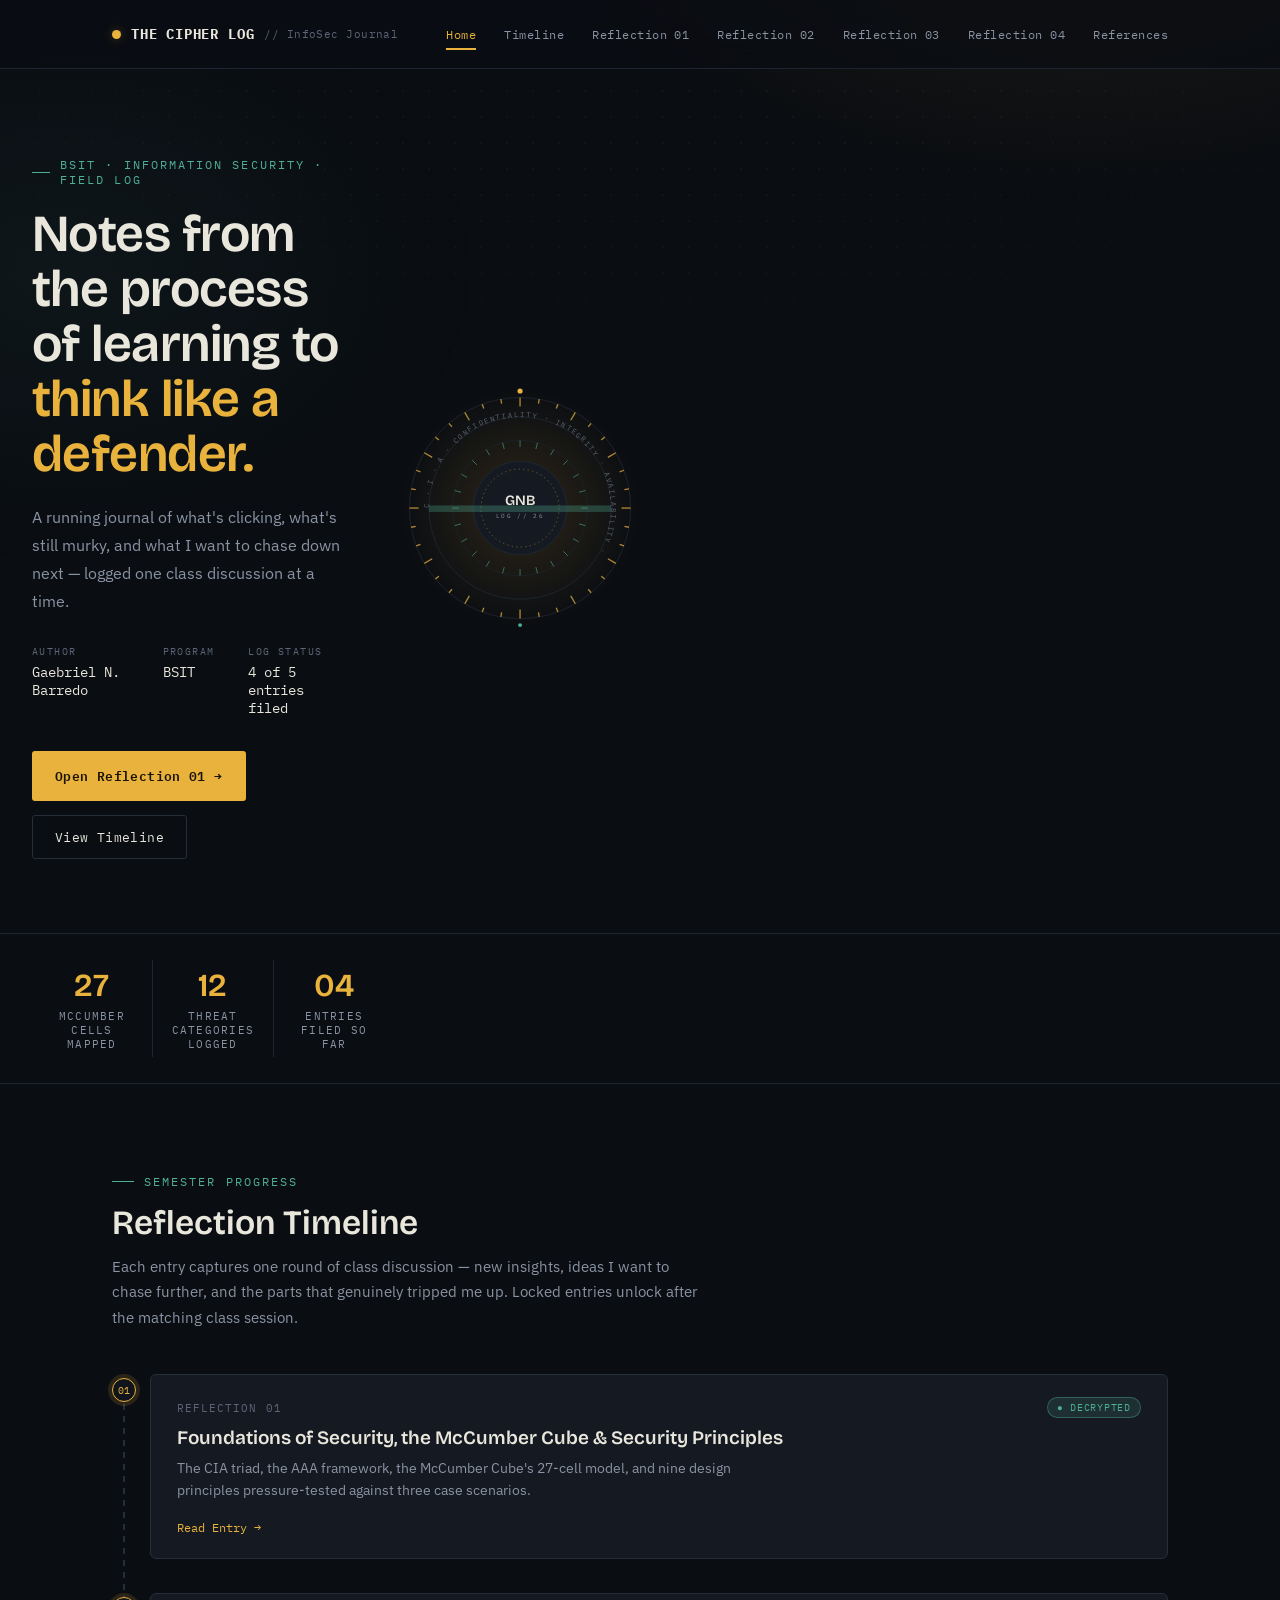
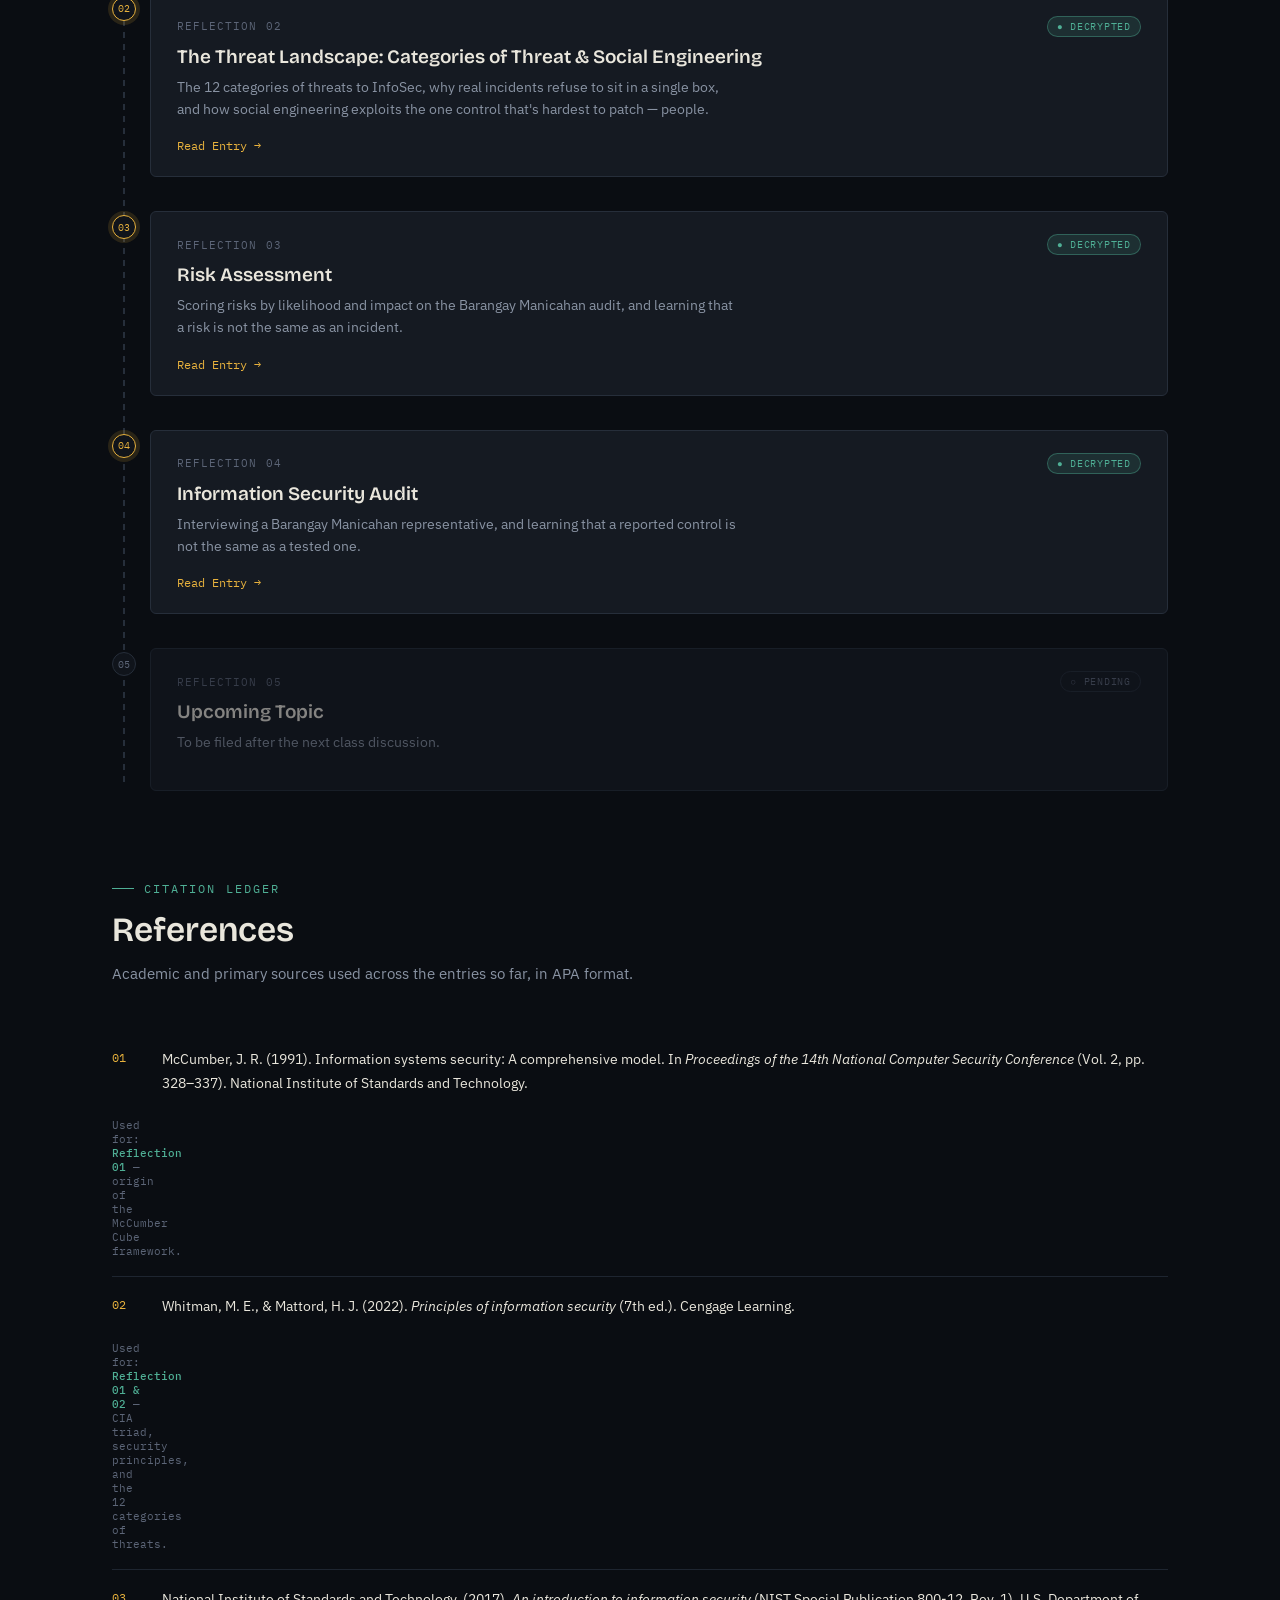
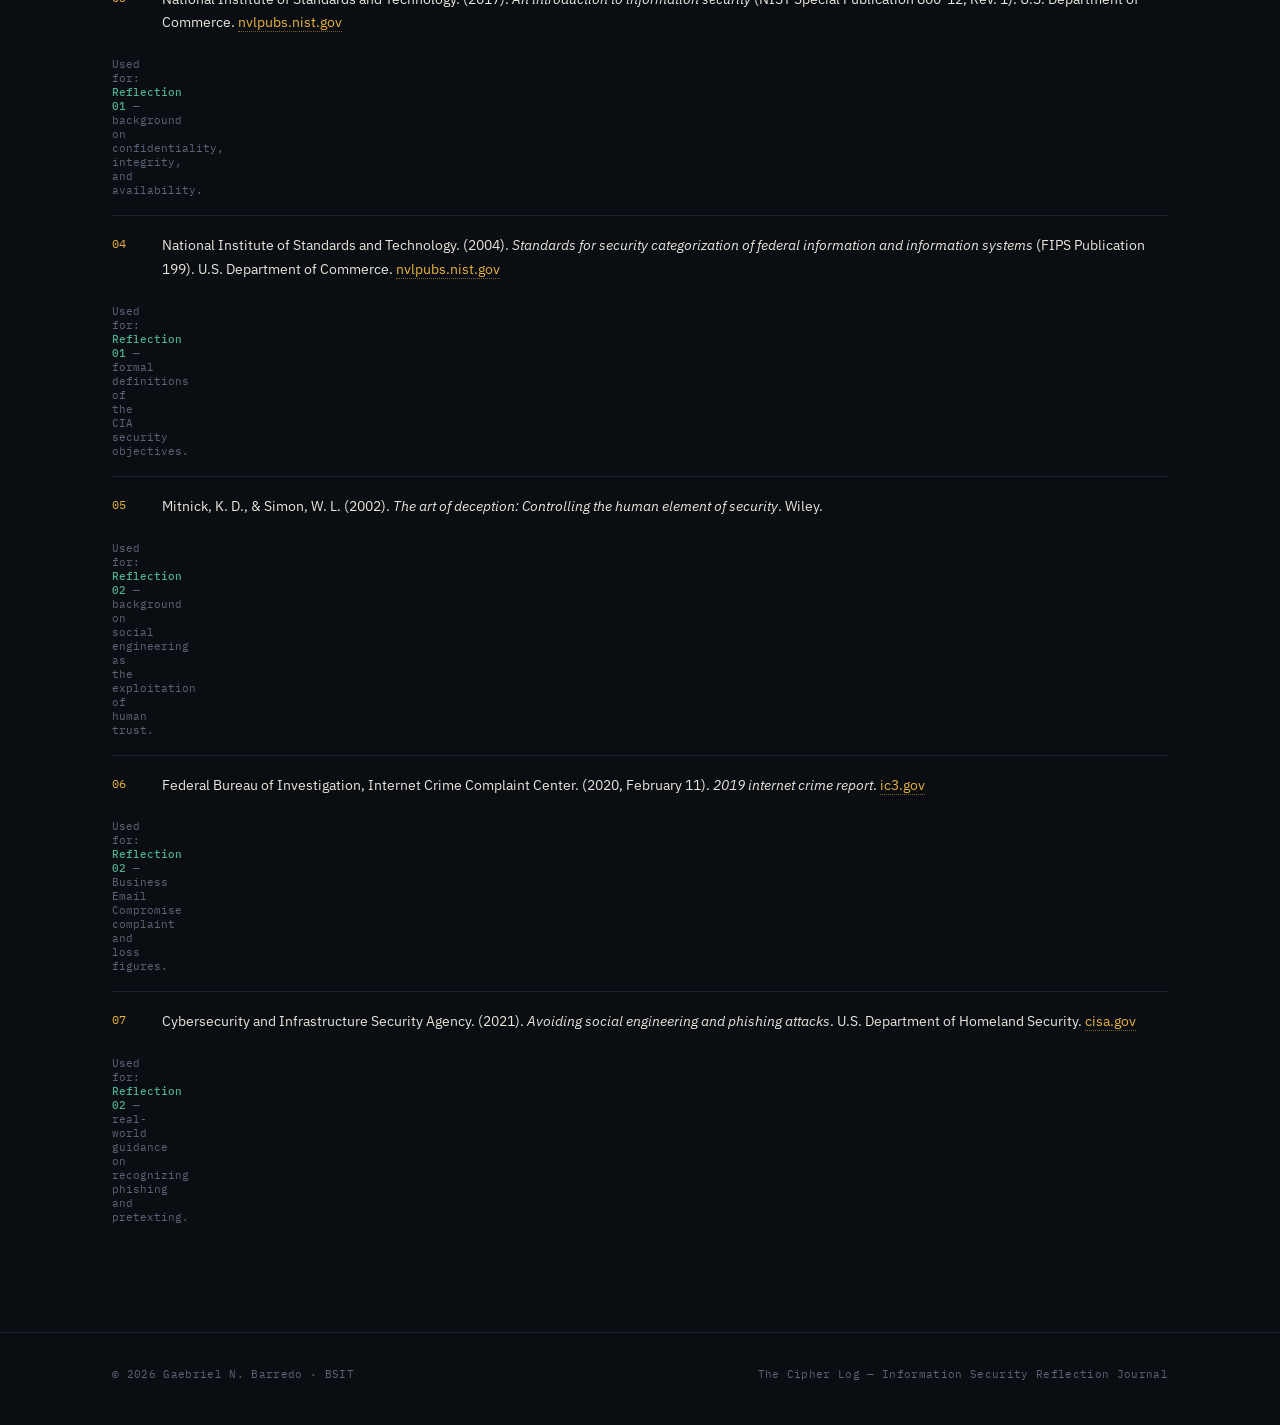
<file: index.html>
<!DOCTYPE html>
<html lang="en">
<head>
<meta charset="UTF-8">
<meta name="viewport" content="width=device-width, initial-scale=1.0">
<title>The Cipher Log — Gaebriel N. Barredo</title>
<meta name="description" content="Information Security reflection journal by Gaebriel N. Barredo, BSIT.">
<link rel="preconnect" href="https://fonts.googleapis.com">
<link href="https://fonts.googleapis.com/css2?family=Bricolage+Grotesque:opsz,wght@12..96,400;12..96,500;12..96,600;12..96,700&family=IBM+Plex+Mono:wght@400;500;600&family=IBM+Plex+Sans:wght@400;500;600&display=swap" rel="stylesheet">
<link rel="stylesheet" href="style.css">
</head>
<body>

<nav class="topnav">
  <div class="wrap">
    <a class="brand" href="index.html">
      <span class="dot"></span>
      <b>THE CIPHER LOG</b>
      <span>// InfoSec Journal</span>
    </a>
    <div class="navlinks">
      <a href="index.html" class="on">Home</a>
      <a href="#timeline">Timeline</a>
      <a href="reflection-1.html">Reflection 01</a>
      <a href="reflection-2.html">Reflection 02</a>
      <a href="reflection-3.html">Reflection 03</a>
      <a href="reflection-4.html">Reflection 04</a>
      <a href="#references">References</a>
    </div>
  </div>
</nav>

<header class="hero">
  <div class="wrap" style="display:grid; grid-template-columns:1.1fr .9fr; gap:40px; align-items:center; width:100%;">
    <div>
      <div class="kicker">BSIT · Information Security · Field Log</div>
      <h1>Notes from the process of learning to <em>think like a defender.</em></h1>
      <p class="lede">A running journal of what's clicking, what's still murky, and what I want to chase down next — logged one class discussion at a time.</p>

      <div class="idrow">
        <div>
          <div class="k">Author</div>
          <div class="v">Gaebriel N. Barredo</div>
        </div>
        <div>
          <div class="k">Program</div>
          <div class="v">BSIT</div>
        </div>
        <div>
          <div class="k">Log Status</div>
          <div class="v">4 of 5 entries filed</div>
        </div>
      </div>

      <div class="cta-row">
        <a class="btn primary" href="reflection-1.html">Open Reflection 01 →</a>
        <a class="btn ghost" href="#timeline">View Timeline</a>
      </div>
    </div>

    <div class="wheel-holder">
      <svg viewBox="0 0 400 400" xmlns="http://www.w3.org/2000/svg">
        <defs>
          <radialGradient id="glow" cx="50%" cy="50%" r="50%">
            <stop offset="0%" stop-color="#E8B23D" stop-opacity="0.16"/>
            <stop offset="100%" stop-color="#E8B23D" stop-opacity="0"/>
          </radialGradient>
          <clipPath id="clipcircle"><circle cx="200" cy="200" r="150"/></clipPath>
        </defs>

        <circle cx="200" cy="200" r="190" fill="url(#glow)"/>

        <!-- outer tick ring, rotates -->
        <g class="ring-outer">
          <circle cx="200" cy="200" r="170" fill="none" stroke="#262E3A" stroke-width="1"/>
          <g stroke="#E8B23D" stroke-width="2" opacity="0.75">
            <!-- 36 ticks -->
            <g id="ticks"></g>
          </g>
          <circle cx="200" cy="20" r="4" fill="#E8B23D"/>
          <circle cx="200" cy="380" r="3" fill="#4FAF95"/>
        </g>

        <!-- middle static ring with letters -->
        <circle cx="200" cy="200" r="140" fill="none" stroke="#262E3A" stroke-width="1"/>
        <text fill="#5C6577" font-family="IBM Plex Mono, monospace" font-size="11" letter-spacing="3">
          <textPath href="#circlePath" startOffset="0%">C · I · A · CONFIDENTIALITY · INTEGRITY · AVAILABILITY ·</textPath>
        </text>
        <path id="circlePath" d="M 200,200 m -140,0 a 140,140 0 1,1 280,0 a 140,140 0 1,1 -280,0" fill="none"/>

        <!-- inner ring, counter-rotates, ticks -->
        <g class="ring-inner-ticks">
          <circle cx="200" cy="200" r="104" fill="none" stroke="#1E2530" stroke-width="1"/>
          <g id="ticks2" stroke="#4FAF95" stroke-width="1.5" opacity="0.6"></g>
        </g>

        <!-- core -->
        <circle cx="200" cy="200" r="72" fill="#151A22" stroke="#262E3A" stroke-width="1"/>
        <circle cx="200" cy="200" r="60" fill="none" stroke="#E8B23D" stroke-width="1" stroke-dasharray="2 5" opacity="0.6"/>
        <text x="200" y="196" text-anchor="middle" fill="#E9E6DC" font-family="Bricolage Grotesque, sans-serif" font-size="22" font-weight="600">GNB</text>
        <text x="200" y="215" text-anchor="middle" fill="#8993A3" font-family="IBM Plex Mono, monospace" font-size="9" letter-spacing="2">LOG // 26</text>

        <!-- scan line -->
        <g clip-path="url(#clipcircle)">
          <rect class="scan" x="60" y="196" width="280" height="10" fill="#4FAF95" opacity="0.3"/>
        </g>
      </svg>
    </div>
  </div>
</header>

<script>
  // generate tick marks for cipher wheel
  (function(){
    var ns = "http://www.w3.org/2000/svg";
    var ticks = document.getElementById('ticks');
    var ticks2 = document.getElementById('ticks2');
    var cx=200, cy=200;
    for(var i=0;i<36;i++){
      var a = (i*10) * Math.PI/180;
      var r1=170, r2 = (i%3===0)?156:163;
      var x1=cx+r1*Math.cos(a), y1=cy+r1*Math.sin(a);
      var x2=cx+r2*Math.cos(a), y2=cy+r2*Math.sin(a);
      var line=document.createElementNS(ns,'line');
      line.setAttribute('x1',x1); line.setAttribute('y1',y1);
      line.setAttribute('x2',x2); line.setAttribute('y2',y2);
      ticks.appendChild(line);
    }
    for(var j=0;j<24;j++){
      var b=(j*15)*Math.PI/180;
      var s1=104, s2=94;
      var p1x=cx+s1*Math.cos(b), p1y=cy+s1*Math.sin(b);
      var p2x=cx+s2*Math.cos(b), p2y=cy+s2*Math.sin(b);
      var l2=document.createElementNS(ns,'line');
      l2.setAttribute('x1',p1x); l2.setAttribute('y1',p1y);
      l2.setAttribute('x2',p2x); l2.setAttribute('y2',p2y);
      ticks2.appendChild(l2);
    }
  })();
</script>

<div class="stats">
  <div class="wrap" style="display:grid; grid-template-columns:repeat(3,1fr); width:100%;">
    <div class="stat"><div class="num">27</div><div class="lbl">McCumber Cells Mapped</div></div>
    <div class="stat"><div class="num">12</div><div class="lbl">Threat Categories Logged</div></div>
    <div class="stat"><div class="num">04</div><div class="lbl">Entries Filed So Far</div></div>
  </div>
</div>

<section class="section" id="timeline">
  <div class="wrap">
    <div class="section-head">
      <div class="kicker">Semester Progress</div>
      <h2>Reflection Timeline</h2>
      <p>Each entry captures one round of class discussion — new insights, ideas I want to chase further, and the parts that genuinely tripped me up. Locked entries unlock after the matching class session.</p>
    </div>

    <div class="timeline">
      <div class="tl-item done">
        <div class="tl-node">01</div>
        <div class="tl-card">
          <div class="tl-top">
            <span class="tl-eyebrow">Reflection 01</span>
            <span class="badge live">● decrypted</span>
          </div>
          <h3>Foundations of Security, the McCumber Cube &amp; Security Principles</h3>
          <p>The CIA triad, the AAA framework, the McCumber Cube's 27-cell model, and nine design principles pressure-tested against three case scenarios.</p>
          <a class="tl-link" href="reflection-1.html">Read Entry →</a>
        </div>
      </div>

      <div class="tl-item done">
        <div class="tl-node">02</div>
        <div class="tl-card">
          <div class="tl-top">
            <span class="tl-eyebrow">Reflection 02</span>
            <span class="badge live">● decrypted</span>
          </div>
          <h3>The Threat Landscape: Categories of Threat &amp; Social Engineering</h3>
          <p>The 12 categories of threats to InfoSec, why real incidents refuse to sit in a single box, and how social engineering exploits the one control that's hardest to patch — people.</p>
          <a class="tl-link" href="reflection-2.html">Read Entry →</a>
        </div>
      </div>

      <div class="tl-item done">
        <div class="tl-node">03</div>
        <div class="tl-card">
          <div class="tl-top">
            <span class="tl-eyebrow">Reflection 03</span>
            <span class="badge live">● decrypted</span>
          </div>
          <h3>Risk Assessment</h3>
          <p>Scoring risks by likelihood and impact on the Barangay Manicahan audit, and learning that a risk is not the same as an incident.</p>
          <a class="tl-link" href="reflection-3.html">Read Entry →</a>
        </div>
      </div>

      <div class="tl-item done">
        <div class="tl-node">04</div>
        <div class="tl-card">
          <div class="tl-top">
            <span class="tl-eyebrow">Reflection 04</span>
            <span class="badge live">● decrypted</span>
          </div>
          <h3>Information Security Audit</h3>
          <p>Interviewing a Barangay Manicahan representative, and learning that a reported control is not the same as a tested one.</p>
          <a class="tl-link" href="reflection-4.html">Read Entry →</a>
        </div>
      </div>

      <div class="tl-item locked">
        <div class="tl-node">05</div>
        <div class="tl-card">
          <div class="tl-top">
            <span class="tl-eyebrow">Reflection 05</span>
            <span class="badge locked">○ pending</span>
          </div>
          <h3>Upcoming Topic</h3>
          <p>To be filed after the next class discussion.</p>
        </div>
      </div>
    </div>
  </div>
</section>

<section class="section" id="references" style="padding-top:0;">
  <div class="wrap">
    <div class="section-head">
      <div class="kicker">Citation Ledger</div>
      <h2>References</h2>
      <p>Academic and primary sources used across the entries so far, in APA format.</p>
    </div>

    <div class="refs">
      <div class="ref">
        <div class="cite">McCumber, J. R. (1991). Information systems security: A comprehensive model. In <em>Proceedings of the 14th National Computer Security Conference</em> (Vol. 2, pp. 328–337). National Institute of Standards and Technology.</div>
        <div class="used">Used for: <b>Reflection 01</b> — origin of the McCumber Cube framework.</div>
      </div>
      <div class="ref">
        <div class="cite">Whitman, M. E., &amp; Mattord, H. J. (2022). <em>Principles of information security</em> (7th ed.). Cengage Learning.</div>
        <div class="used">Used for: <b>Reflection 01 &amp; 02</b> — CIA triad, security principles, and the 12 categories of threats.</div>
      </div>
      <div class="ref">
        <div class="cite">National Institute of Standards and Technology. (2017). <em>An introduction to information security</em> (NIST Special Publication 800-12, Rev. 1). U.S. Department of Commerce. <a href="https://nvlpubs.nist.gov/nistpubs/SpecialPublications/NIST.SP.800-12r1.pdf" target="_blank" rel="noopener">nvlpubs.nist.gov</a></div>
        <div class="used">Used for: <b>Reflection 01</b> — background on confidentiality, integrity, and availability.</div>
      </div>
      <div class="ref">
        <div class="cite">National Institute of Standards and Technology. (2004). <em>Standards for security categorization of federal information and information systems</em> (FIPS Publication 199). U.S. Department of Commerce. <a href="https://nvlpubs.nist.gov/nistpubs/FIPS/NIST.FIPS.199.pdf" target="_blank" rel="noopener">nvlpubs.nist.gov</a></div>
        <div class="used">Used for: <b>Reflection 01</b> — formal definitions of the CIA security objectives.</div>
      </div>
      <div class="ref">
        <div class="cite">Mitnick, K. D., &amp; Simon, W. L. (2002). <em>The art of deception: Controlling the human element of security</em>. Wiley.</div>
        <div class="used">Used for: <b>Reflection 02</b> — background on social engineering as the exploitation of human trust.</div>
      </div>
      <div class="ref">
        <div class="cite">Federal Bureau of Investigation, Internet Crime Complaint Center. (2020, February 11). <em>2019 internet crime report</em>. <a href="https://www.ic3.gov/AnnualReport/Reports/2019_ic3Report.pdf" target="_blank" rel="noopener">ic3.gov</a></div>
        <div class="used">Used for: <b>Reflection 02</b> — Business Email Compromise complaint and loss figures.</div>
      </div>
      <div class="ref">
        <div class="cite">Cybersecurity and Infrastructure Security Agency. (2021). <em>Avoiding social engineering and phishing attacks</em>. U.S. Department of Homeland Security. <a href="https://www.cisa.gov/news-events/news/avoiding-social-engineering-and-phishing-attacks" target="_blank" rel="noopener">cisa.gov</a></div>
        <div class="used">Used for: <b>Reflection 02</b> — real-world guidance on recognizing phishing and pretexting.</div>
      </div>
    </div>
  </div>
</section>

<footer>
  <div class="wrap">
    <span>© 2026 Gaebriel N. Barredo · BSIT</span>
    <span>The Cipher Log — Information Security Reflection Journal</span>
  </div>
</footer>

</body>
</html>
</file>
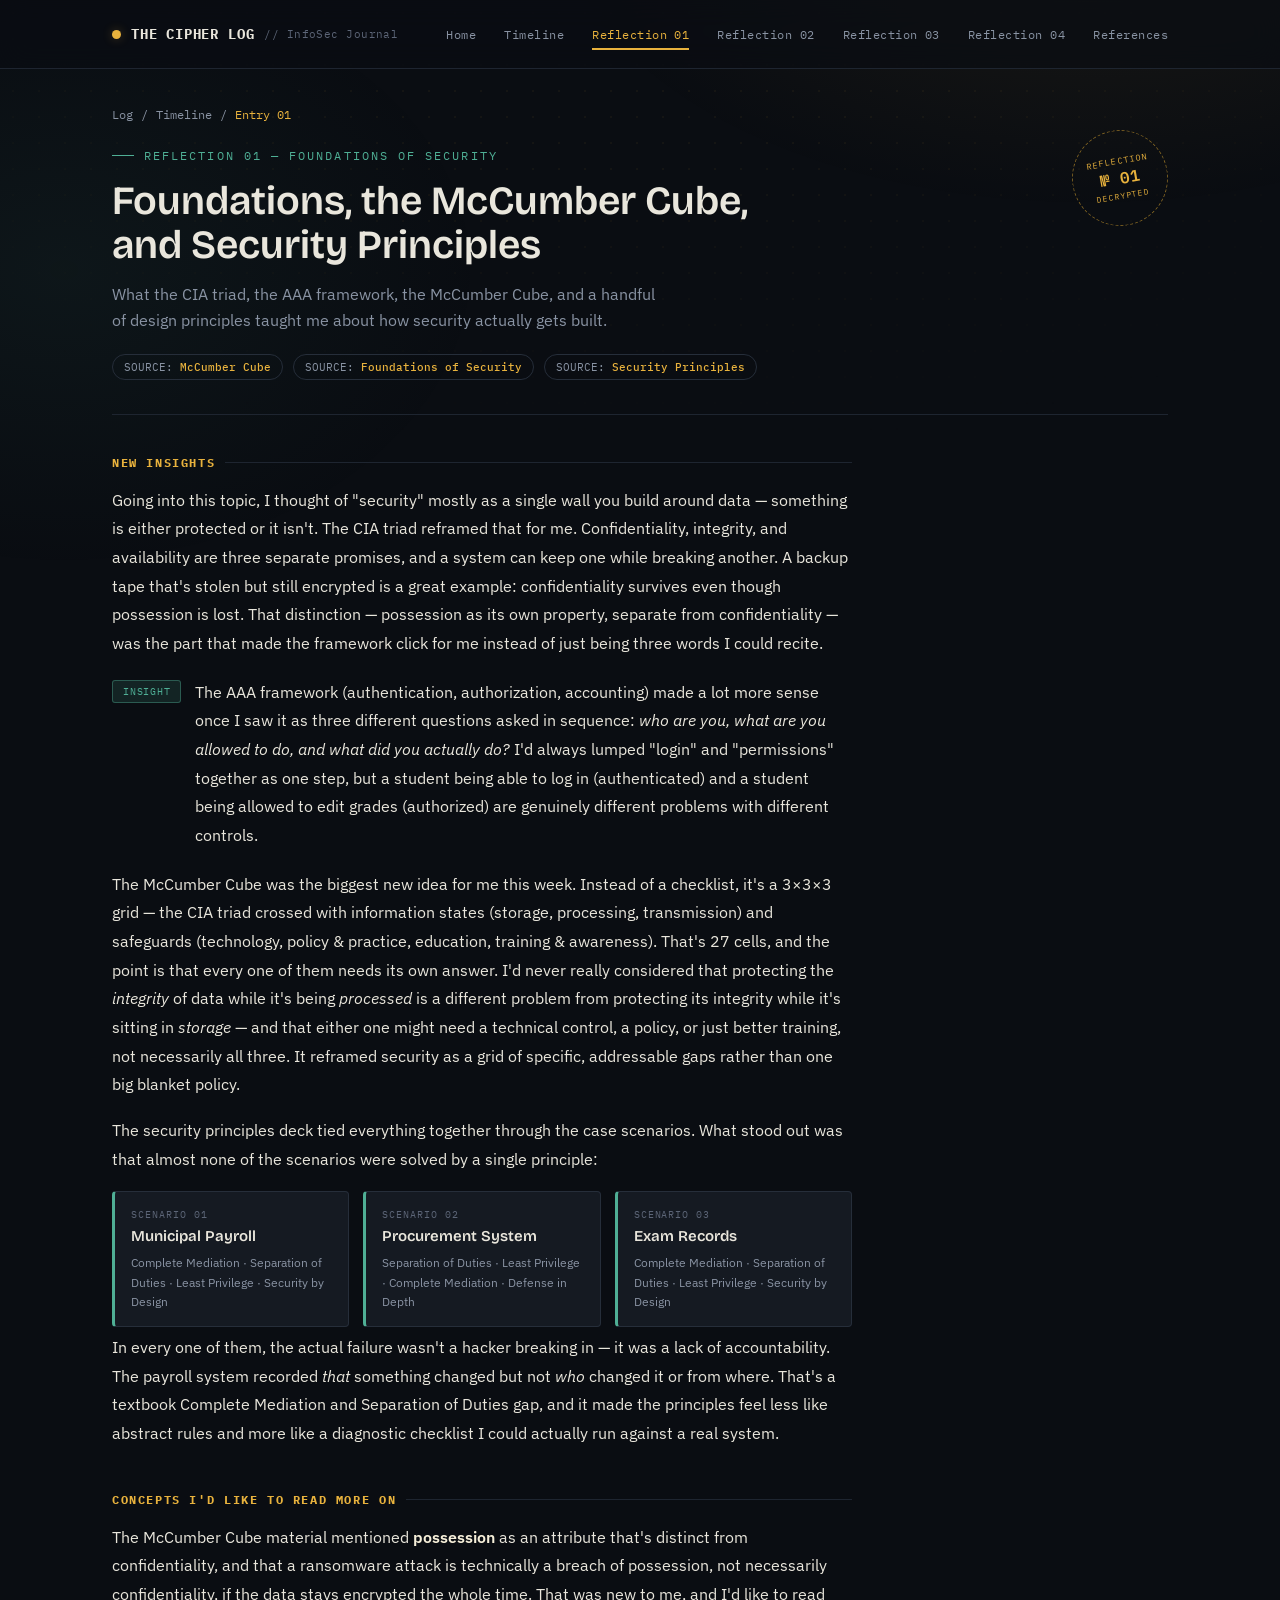
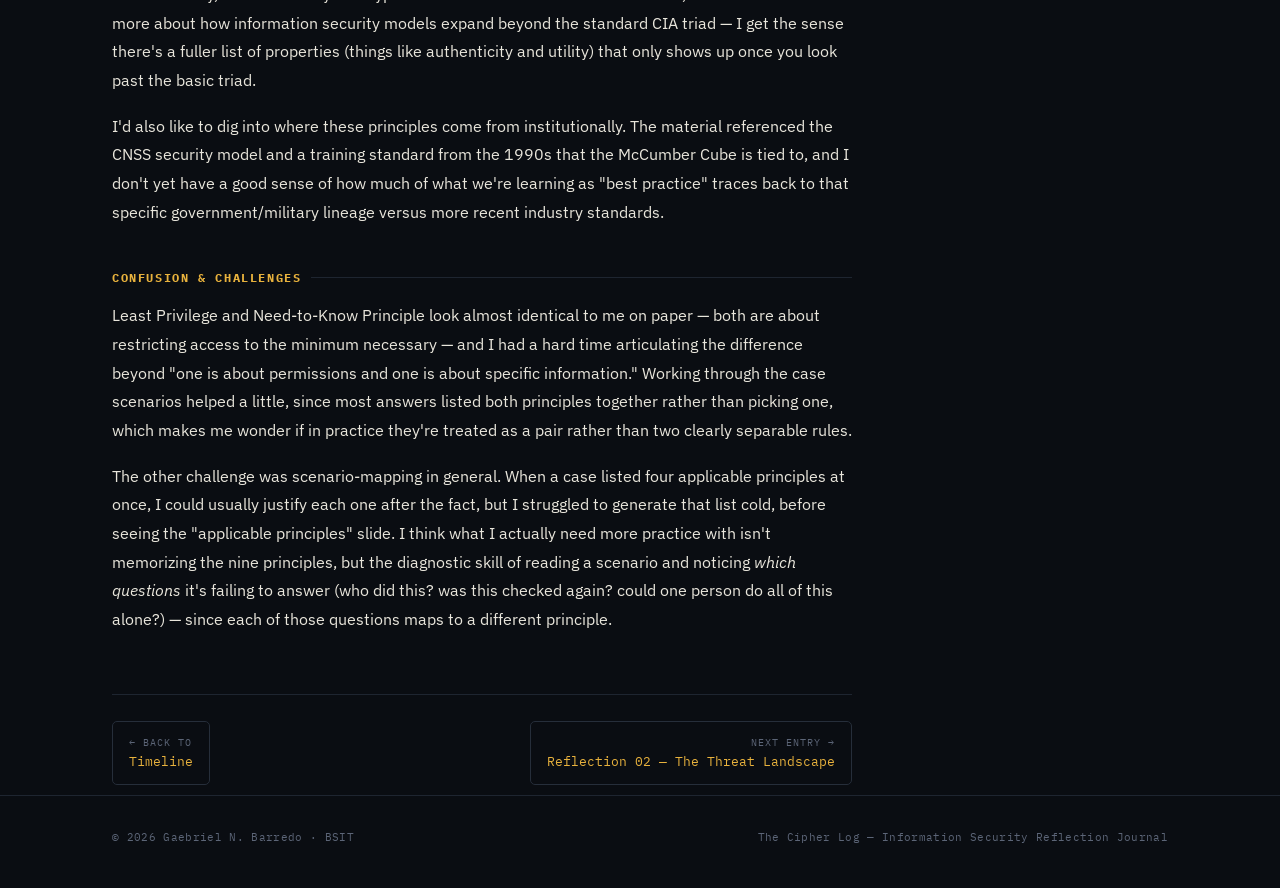
<file: reflection-1.html>
<!DOCTYPE html>
<html lang="en">
<head>
<meta charset="UTF-8">
<meta name="viewport" content="width=device-width, initial-scale=1.0">
<title>Reflection 01 — Foundations of Security | The Cipher Log</title>
<link rel="preconnect" href="https://fonts.googleapis.com">
<link href="https://fonts.googleapis.com/css2?family=Bricolage+Grotesque:opsz,wght@12..96,400;12..96,500;12..96,600;12..96,700&family=IBM+Plex+Mono:wght@400;500;600&family=IBM+Plex+Sans:wght@400;500;600&display=swap" rel="stylesheet">
<link rel="stylesheet" href="style.css">
</head>
<body>

<nav class="topnav">
  <div class="wrap">
    <a class="brand" href="index.html">
      <span class="dot"></span>
      <b>THE CIPHER LOG</b>
      <span>// InfoSec Journal</span>
    </a>
    <div class="navlinks">
      <a href="index.html">Home</a>
      <a href="index.html#timeline">Timeline</a>
      <a href="reflection-1.html" class="on">Reflection 01</a>
      <a href="reflection-2.html">Reflection 02</a>
      <a href="reflection-3.html">Reflection 03</a>
      <a href="reflection-4.html">Reflection 04</a>
      <a href="index.html#references">References</a>
    </div>
  </div>
</nav>

<div class="wrap">
  <div class="crumb"><a href="index.html">Log</a> <span>/</span> <a href="index.html#timeline">Timeline</a> <span>/</span> <span style="color:var(--cipher)">Entry 01</span></div>

  <div class="entry-head">
    <div class="stampbox"><div class="si"><span class="a">REFLECTION</span><span class="b">№ 01</span><span class="c">DECRYPTED</span></div></div>
    <div class="kicker">Reflection 01 — Foundations of Security</div>
    <h1>Foundations, the McCumber Cube, and Security Principles</h1>
    <p class="dek">What the CIA triad, the AAA framework, the McCumber Cube, and a handful of design principles taught me about how security actually gets built.</p>
    <div class="meta">
      <span class="m">SOURCE: <b>McCumber Cube</b></span>
      <span class="m">SOURCE: <b>Foundations of Security</b></span>
      <span class="m">SOURCE: <b>Security Principles</b></span>
    </div>
  </div>

  <div class="entry-body">

    <div class="block">
      <h2>New Insights</h2>
      <p>Going into this topic, I thought of "security" mostly as a single wall you build around data — something is either protected or it isn't. The CIA triad reframed that for me. Confidentiality, integrity, and availability are three separate promises, and a system can keep one while breaking another. A backup tape that's stolen but still encrypted is a great example: confidentiality survives even though possession is lost. That distinction — possession as its own property, separate from confidentiality — was the part that made the framework click for me instead of just being three words I could recite.</p>

      <div class="tagline">
        <span class="tag insight">insight</span>
        <p style="margin:0;">The AAA framework (authentication, authorization, accounting) made a lot more sense once I saw it as three different questions asked in sequence: <em>who are you, what are you allowed to do, and what did you actually do?</em> I'd always lumped "login" and "permissions" together as one step, but a student being able to log in (authenticated) and a student being allowed to edit grades (authorized) are genuinely different problems with different controls.</p>
      </div>

      <p>The McCumber Cube was the biggest new idea for me this week. Instead of a checklist, it's a 3×3×3 grid — the CIA triad crossed with information states (storage, processing, transmission) and safeguards (technology, policy &amp; practice, education, training &amp; awareness). That's 27 cells, and the point is that every one of them needs its own answer. I'd never really considered that protecting the <em>integrity</em> of data while it's being <em>processed</em> is a different problem from protecting its integrity while it's sitting in <em>storage</em> — and that either one might need a technical control, a policy, or just better training, not necessarily all three. It reframed security as a grid of specific, addressable gaps rather than one big blanket policy.</p>

      <p>The security principles deck tied everything together through the case scenarios. What stood out was that almost none of the scenarios were solved by a single principle:</p>

      <div class="grid3">
        <div class="gcard">
          <div class="n">Scenario 01</div>
          <h4>Municipal Payroll</h4>
          <div class="p">Complete Mediation · Separation of Duties · Least Privilege · Security by Design</div>
        </div>
        <div class="gcard">
          <div class="n">Scenario 02</div>
          <h4>Procurement System</h4>
          <div class="p">Separation of Duties · Least Privilege · Complete Mediation · Defense in Depth</div>
        </div>
        <div class="gcard">
          <div class="n">Scenario 03</div>
          <h4>Exam Records</h4>
          <div class="p">Complete Mediation · Separation of Duties · Least Privilege · Security by Design</div>
        </div>
      </div>

      <p style="margin-top:6px;">In every one of them, the actual failure wasn't a hacker breaking in — it was a lack of accountability. The payroll system recorded <em>that</em> something changed but not <em>who</em> changed it or from where. That's a textbook Complete Mediation and Separation of Duties gap, and it made the principles feel less like abstract rules and more like a diagnostic checklist I could actually run against a real system.</p>
    </div>

    <div class="block">
      <h2>Concepts I'd Like to Read More On</h2>
      <p>The McCumber Cube material mentioned <strong>possession</strong> as an attribute that's distinct from confidentiality, and that a ransomware attack is technically a breach of possession, not necessarily confidentiality, if the data stays encrypted the whole time. That was new to me, and I'd like to read more about how information security models expand beyond the standard CIA triad — I get the sense there's a fuller list of properties (things like authenticity and utility) that only shows up once you look past the basic triad.</p>
      <p>I'd also like to dig into where these principles come from institutionally. The material referenced the CNSS security model and a training standard from the 1990s that the McCumber Cube is tied to, and I don't yet have a good sense of how much of what we're learning as "best practice" traces back to that specific government/military lineage versus more recent industry standards.</p>
    </div>

    <div class="block">
      <h2>Confusion &amp; Challenges</h2>
      <p>Least Privilege and Need-to-Know Principle look almost identical to me on paper — both are about restricting access to the minimum necessary — and I had a hard time articulating the difference beyond "one is about permissions and one is about specific information." Working through the case scenarios helped a little, since most answers listed both principles together rather than picking one, which makes me wonder if in practice they're treated as a pair rather than two clearly separable rules.</p>
      <p>The other challenge was scenario-mapping in general. When a case listed four applicable principles at once, I could usually justify each one after the fact, but I struggled to generate that list cold, before seeing the "applicable principles" slide. I think what I actually need more practice with isn't memorizing the nine principles, but the diagnostic skill of reading a scenario and noticing <em>which questions</em> it's failing to answer (who did this? was this checked again? could one person do all of this alone?) — since each of those questions maps to a different principle.</p>
    </div>

    <div class="entry-nav">
      <a class="prev" href="index.html#timeline">
        <span class="dir">← Back to</span>
        <span class="ttl">Timeline</span>
      </a>
      <a class="next" href="reflection-2.html">
        <span class="dir">Next Entry →</span>
        <span class="ttl">Reflection 02 — The Threat Landscape</span>
      </a>
    </div>
  </div>
</div>

<footer>
  <div class="wrap">
    <span>© 2026 Gaebriel N. Barredo · BSIT</span>
    <span>The Cipher Log — Information Security Reflection Journal</span>
  </div>
</footer>

</body>
</html>
</file>
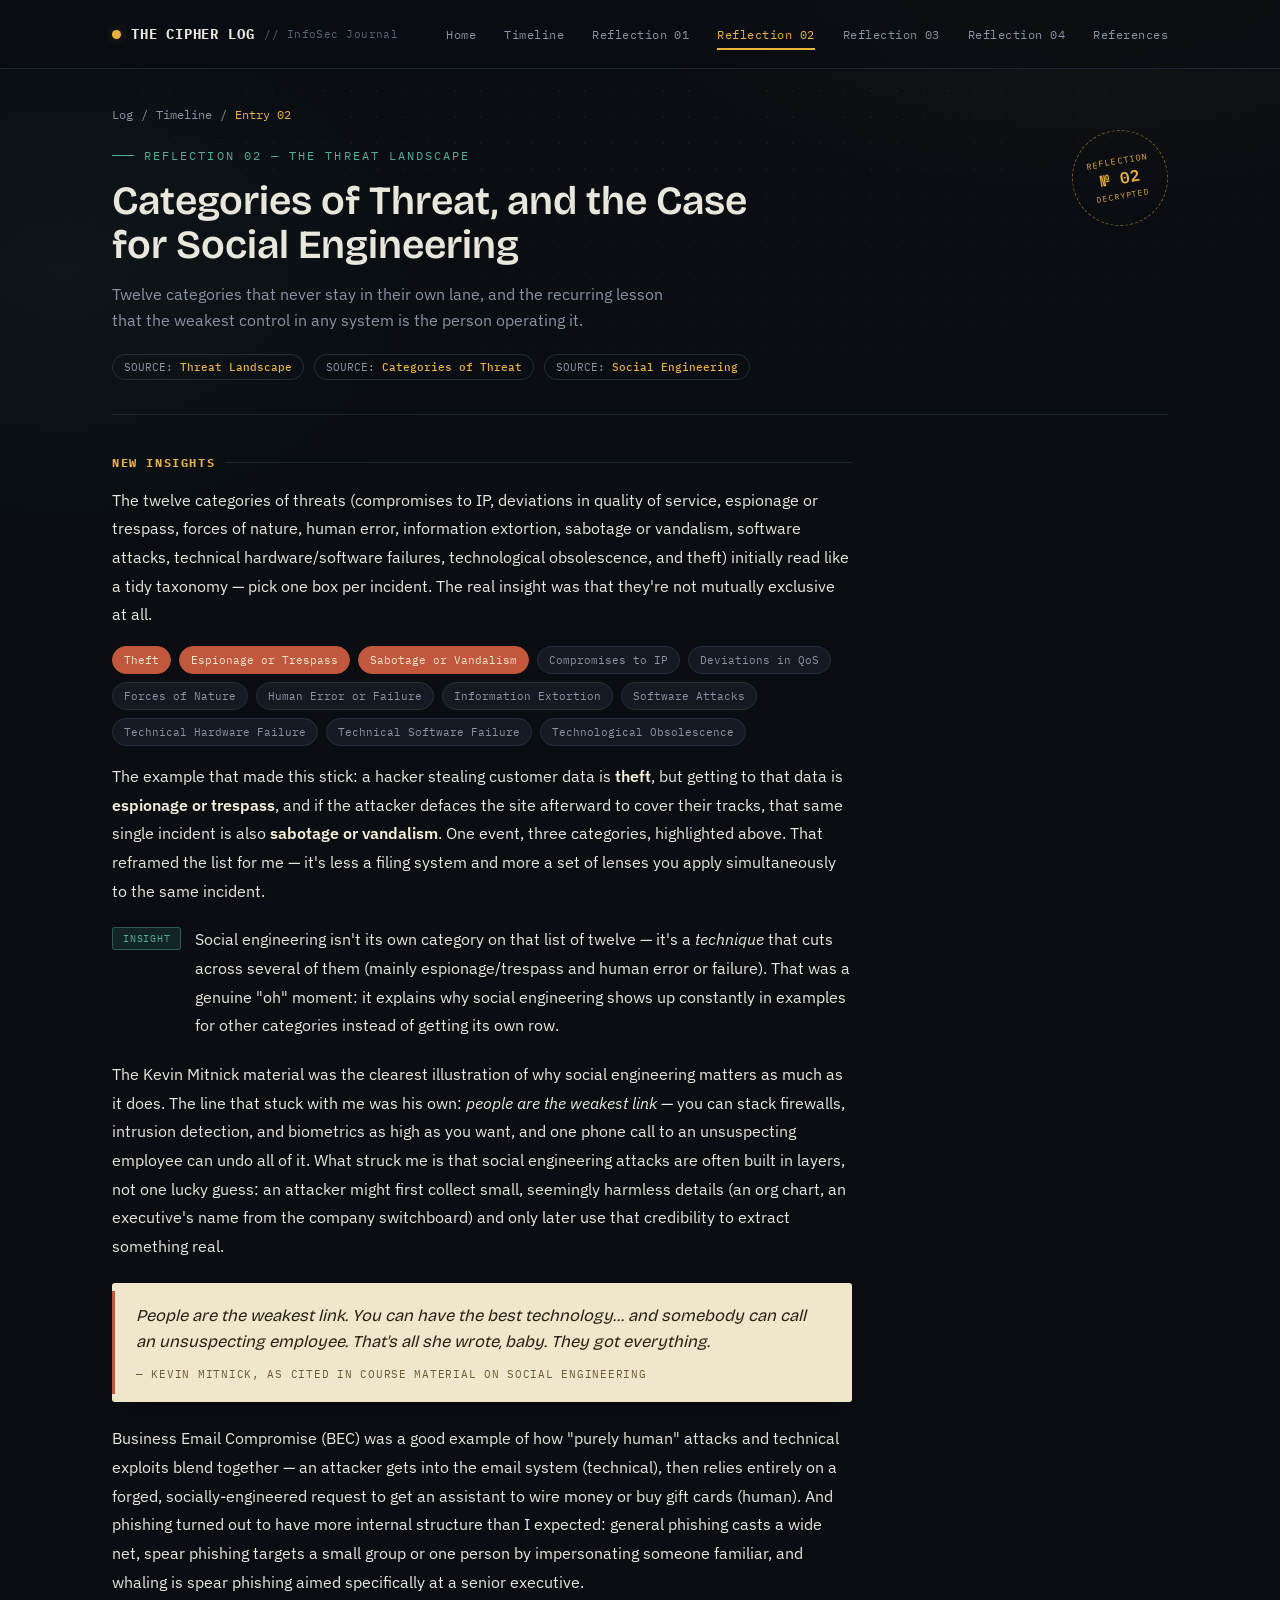
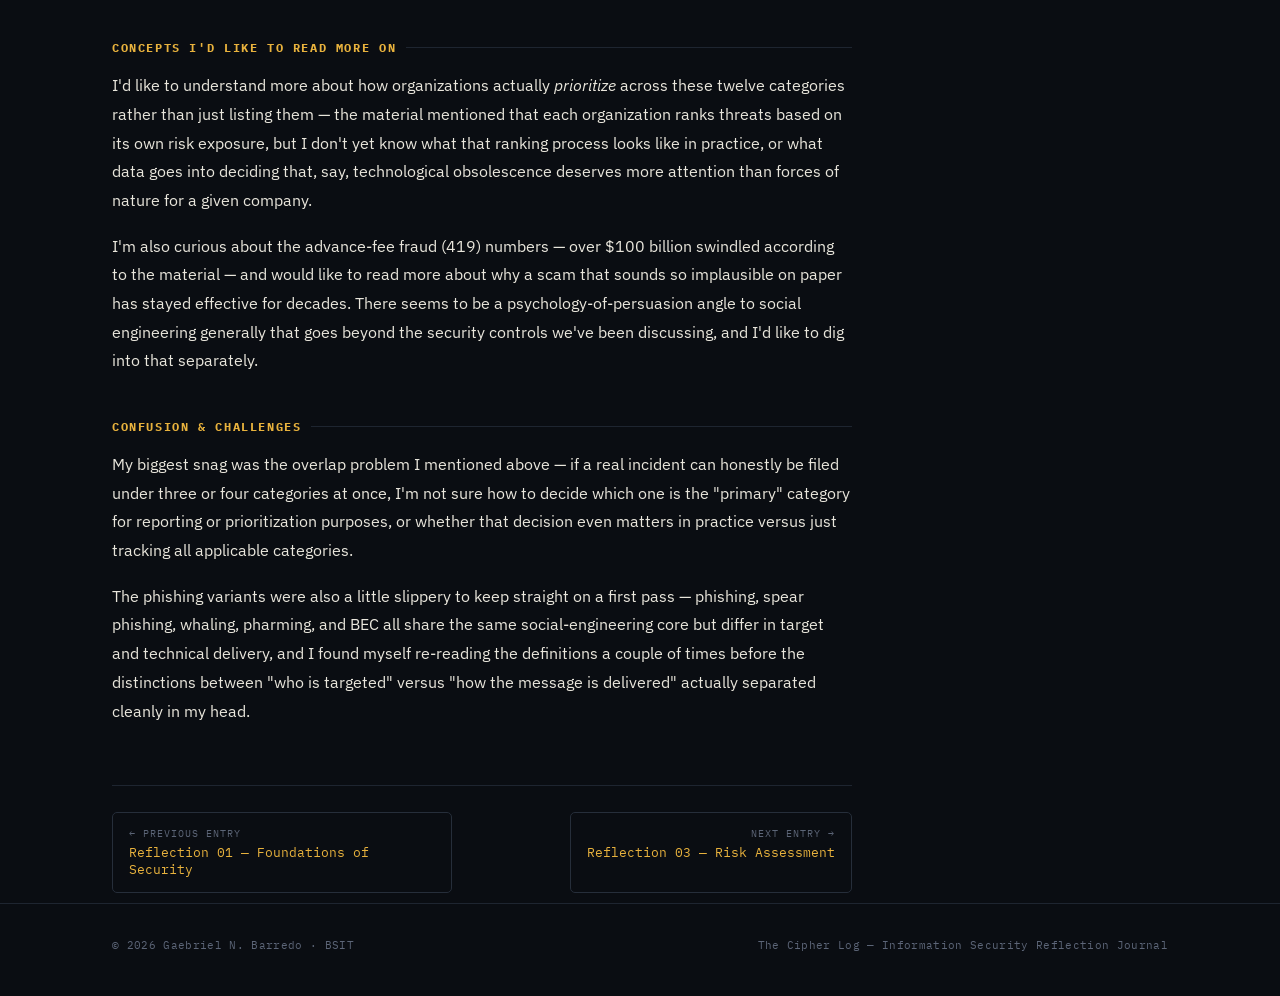
<file: reflection-2.html>
<!DOCTYPE html>
<html lang="en">
<head>
<meta charset="UTF-8">
<meta name="viewport" content="width=device-width, initial-scale=1.0">
<title>Reflection 02 — The Threat Landscape | The Cipher Log</title>
<link rel="preconnect" href="https://fonts.googleapis.com">
<link href="https://fonts.googleapis.com/css2?family=Bricolage+Grotesque:opsz,wght@12..96,400;12..96,500;12..96,600;12..96,700&family=IBM+Plex+Mono:wght@400;500;600&family=IBM+Plex+Sans:wght@400;500;600&display=swap" rel="stylesheet">
<link rel="stylesheet" href="style.css">
</head>
<body>

<nav class="topnav">
  <div class="wrap">
    <a class="brand" href="index.html">
      <span class="dot"></span>
      <b>THE CIPHER LOG</b>
      <span>// InfoSec Journal</span>
    </a>
    <div class="navlinks">
      <a href="index.html">Home</a>
      <a href="index.html#timeline">Timeline</a>
      <a href="reflection-1.html">Reflection 01</a>
      <a href="reflection-2.html" class="on">Reflection 02</a>
      <a href="reflection-3.html">Reflection 03</a>
      <a href="reflection-4.html">Reflection 04</a>
      <a href="index.html#references">References</a>
    </div>
  </div>
</nav>

<div class="wrap">
  <div class="crumb"><a href="index.html">Log</a> <span>/</span> <a href="index.html#timeline">Timeline</a> <span>/</span> <span style="color:var(--cipher)">Entry 02</span></div>

  <div class="entry-head">
    <div class="stampbox"><div class="si"><span class="a">REFLECTION</span><span class="b">№ 02</span><span class="c">DECRYPTED</span></div></div>
    <div class="kicker">Reflection 02 — The Threat Landscape</div>
    <h1>Categories of Threat, and the Case for Social Engineering</h1>
    <p class="dek">Twelve categories that never stay in their own lane, and the recurring lesson that the weakest control in any system is the person operating it.</p>
    <div class="meta">
      <span class="m">SOURCE: <b>Threat Landscape</b></span>
      <span class="m">SOURCE: <b>Categories of Threat</b></span>
      <span class="m">SOURCE: <b>Social Engineering</b></span>
    </div>
  </div>

  <div class="entry-body">

    <div class="block">
      <h2>New Insights</h2>
      <p>The twelve categories of threats (compromises to IP, deviations in quality of service, espionage or trespass, forces of nature, human error, information extortion, sabotage or vandalism, software attacks, technical hardware/software failures, technological obsolescence, and theft) initially read like a tidy taxonomy — pick one box per incident. The real insight was that they're not mutually exclusive at all.</p>

      <div class="chips">
        <span class="chip hit">Theft</span>
        <span class="chip hit">Espionage or Trespass</span>
        <span class="chip hit">Sabotage or Vandalism</span>
        <span class="chip">Compromises to IP</span>
        <span class="chip">Deviations in QoS</span>
        <span class="chip">Forces of Nature</span>
        <span class="chip">Human Error or Failure</span>
        <span class="chip">Information Extortion</span>
        <span class="chip">Software Attacks</span>
        <span class="chip">Technical Hardware Failure</span>
        <span class="chip">Technical Software Failure</span>
        <span class="chip">Technological Obsolescence</span>
      </div>
      <p style="margin-top:16px;">The example that made this stick: a hacker stealing customer data is <strong>theft</strong>, but getting to that data is <strong>espionage or trespass</strong>, and if the attacker defaces the site afterward to cover their tracks, that same single incident is also <strong>sabotage or vandalism</strong>. One event, three categories, highlighted above. That reframed the list for me — it's less a filing system and more a set of lenses you apply simultaneously to the same incident.</p>

      <div class="tagline">
        <span class="tag insight">insight</span>
        <p style="margin:0;">Social engineering isn't its own category on that list of twelve — it's a <em>technique</em> that cuts across several of them (mainly espionage/trespass and human error or failure). That was a genuine "oh" moment: it explains why social engineering shows up constantly in examples for other categories instead of getting its own row.</p>
      </div>

      <p>The Kevin Mitnick material was the clearest illustration of why social engineering matters as much as it does. The line that stuck with me was his own: <em>people are the weakest link</em> — you can stack firewalls, intrusion detection, and biometrics as high as you want, and one phone call to an unsuspecting employee can undo all of it. What struck me is that social engineering attacks are often built in layers, not one lucky guess: an attacker might first collect small, seemingly harmless details (an org chart, an executive's name from the company switchboard) and only later use that credibility to extract something real.</p>

      <div class="pq">
        People are the weakest link. You can have the best technology... and somebody can call an unsuspecting employee. That's all she wrote, baby. They got everything.
        <cite>— Kevin Mitnick, as cited in course material on social engineering</cite>
      </div>

      <p>Business Email Compromise (BEC) was a good example of how "purely human" attacks and technical exploits blend together — an attacker gets into the email system (technical), then relies entirely on a forged, socially-engineered request to get an assistant to wire money or buy gift cards (human). And phishing turned out to have more internal structure than I expected: general phishing casts a wide net, spear phishing targets a small group or one person by impersonating someone familiar, and whaling is spear phishing aimed specifically at a senior executive.</p>
    </div>

    <div class="block">
      <h2>Concepts I'd Like to Read More On</h2>
      <p>I'd like to understand more about how organizations actually <em>prioritize</em> across these twelve categories rather than just listing them — the material mentioned that each organization ranks threats based on its own risk exposure, but I don't yet know what that ranking process looks like in practice, or what data goes into deciding that, say, technological obsolescence deserves more attention than forces of nature for a given company.</p>
      <p>I'm also curious about the advance-fee fraud (419) numbers — over $100 billion swindled according to the material — and would like to read more about why a scam that sounds so implausible on paper has stayed effective for decades. There seems to be a psychology-of-persuasion angle to social engineering generally that goes beyond the security controls we've been discussing, and I'd like to dig into that separately.</p>
    </div>

    <div class="block">
      <h2>Confusion &amp; Challenges</h2>
      <p>My biggest snag was the overlap problem I mentioned above — if a real incident can honestly be filed under three or four categories at once, I'm not sure how to decide which one is the "primary" category for reporting or prioritization purposes, or whether that decision even matters in practice versus just tracking all applicable categories.</p>
      <p>The phishing variants were also a little slippery to keep straight on a first pass — phishing, spear phishing, whaling, pharming, and BEC all share the same social-engineering core but differ in target and technical delivery, and I found myself re-reading the definitions a couple of times before the distinctions between "who is targeted" versus "how the message is delivered" actually separated cleanly in my head.</p>
    </div>

    <div class="entry-nav">
      <a class="prev" href="reflection-1.html">
        <span class="dir">← Previous Entry</span>
        <span class="ttl">Reflection 01 — Foundations of Security</span>
      </a>
      <a class="next" href="reflection-3.html">
        <span class="dir">Next Entry →</span>
        <span class="ttl">Reflection 03 — Risk Assessment</span>
      </a>
    </div>
  </div>
</div>

<footer>
  <div class="wrap">
    <span>© 2026 Gaebriel N. Barredo · BSIT</span>
    <span>The Cipher Log — Information Security Reflection Journal</span>
  </div>
</footer>

</body>
</html>
</file>
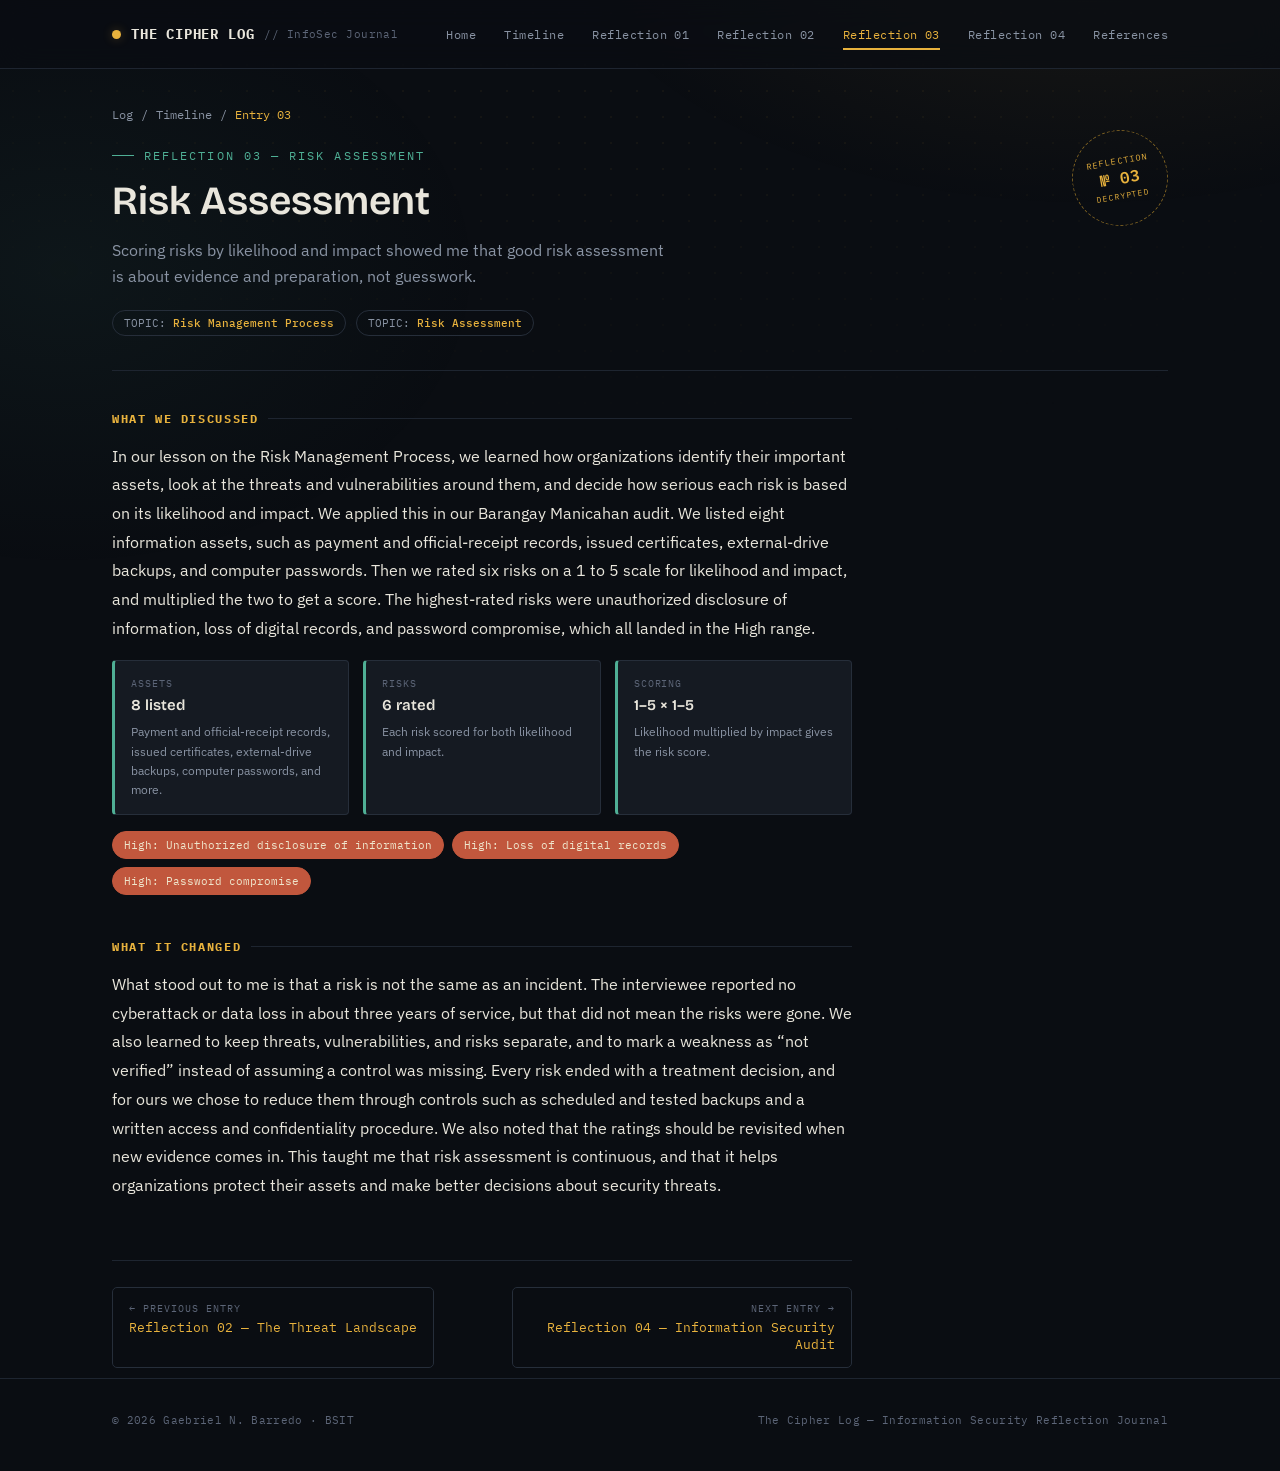
<file: reflection-3.html>
<!DOCTYPE html>
<html lang="en">
<head>
<meta charset="UTF-8">
<meta name="viewport" content="width=device-width, initial-scale=1.0">
<title>Reflection 03 — Risk Assessment | The Cipher Log</title>
<link rel="preconnect" href="https://fonts.googleapis.com">
<link href="https://fonts.googleapis.com/css2?family=Bricolage+Grotesque:opsz,wght@12..96,400;12..96,500;12..96,600;12..96,700&family=IBM+Plex+Mono:wght@400;500;600&family=IBM+Plex+Sans:wght@400;500;600&display=swap" rel="stylesheet">
<link rel="stylesheet" href="style.css">
</head>
<body>

<nav class="topnav">
  <div class="wrap">
    <a class="brand" href="index.html">
      <span class="dot"></span>
      <b>THE CIPHER LOG</b>
      <span>// InfoSec Journal</span>
    </a>
    <div class="navlinks">
      <a href="index.html">Home</a>
      <a href="index.html#timeline">Timeline</a>
      <a href="reflection-1.html">Reflection 01</a>
      <a href="reflection-2.html">Reflection 02</a>
      <a href="reflection-3.html" class="on">Reflection 03</a>
      <a href="reflection-4.html">Reflection 04</a>
      <a href="index.html#references">References</a>
    </div>
  </div>
</nav>

<div class="wrap">
  <div class="crumb"><a href="index.html">Log</a> <span>/</span> <a href="index.html#timeline">Timeline</a> <span>/</span> <span style="color:var(--cipher)">Entry 03</span></div>

  <div class="entry-head">
    <div class="stampbox"><div class="si"><span class="a">REFLECTION</span><span class="b">№ 03</span><span class="c">DECRYPTED</span></div></div>
    <div class="kicker">Reflection 03 — Risk Assessment</div>
    <h1>Risk Assessment</h1>
    <p class="dek">Scoring risks by likelihood and impact showed me that good risk assessment is about evidence and preparation, not guesswork.</p>
    <div class="meta">
      <span class="m">TOPIC: <b>Risk Management Process</b></span>
      <span class="m">TOPIC: <b>Risk Assessment</b></span>
    </div>
  </div>

  <div class="entry-body">

    <div class="block">
      <h2>What We Discussed</h2>
      <p>In our lesson on the Risk Management Process, we learned how organizations identify their important assets, look at the threats and vulnerabilities around them, and decide how serious each risk is based on its likelihood and impact. We applied this in our Barangay Manicahan audit. We listed eight information assets, such as payment and official-receipt records, issued certificates, external-drive backups, and computer passwords. Then we rated six risks on a 1 to 5 scale for likelihood and impact, and multiplied the two to get a score. The highest-rated risks were unauthorized disclosure of information, loss of digital records, and password compromise, which all landed in the High range.</p>

      <div class="grid3">
        <div class="gcard">
          <div class="n">Assets</div>
          <h4>8 listed</h4>
          <div class="p">Payment and official-receipt records, issued certificates, external-drive backups, computer passwords, and more.</div>
        </div>
        <div class="gcard">
          <div class="n">Risks</div>
          <h4>6 rated</h4>
          <div class="p">Each risk scored for both likelihood and impact.</div>
        </div>
        <div class="gcard">
          <div class="n">Scoring</div>
          <h4>1–5 × 1–5</h4>
          <div class="p">Likelihood multiplied by impact gives the risk score.</div>
        </div>
      </div>

      <div class="chips">
        <span class="chip hit">High: Unauthorized disclosure of information</span>
        <span class="chip hit">High: Loss of digital records</span>
        <span class="chip hit">High: Password compromise</span>
      </div>
    </div>

    <div class="block">
      <h2>What It Changed</h2>
      <p>What stood out to me is that a risk is not the same as an incident. The interviewee reported no cyberattack or data loss in about three years of service, but that did not mean the risks were gone. We also learned to keep threats, vulnerabilities, and risks separate, and to mark a weakness as “not verified” instead of assuming a control was missing. Every risk ended with a treatment decision, and for ours we chose to reduce them through controls such as scheduled and tested backups and a written access and confidentiality procedure. We also noted that the ratings should be revisited when new evidence comes in. This taught me that risk assessment is continuous, and that it helps organizations protect their assets and make better decisions about security threats.</p>
    </div>

    <div class="entry-nav">
      <a class="prev" href="reflection-2.html">
        <span class="dir">← Previous Entry</span>
        <span class="ttl">Reflection 02 — The Threat Landscape</span>
      </a>
      <a class="next" href="reflection-4.html">
        <span class="dir">Next Entry →</span>
        <span class="ttl">Reflection 04 — Information Security Audit</span>
      </a>
    </div>
  </div>
</div>

<footer>
  <div class="wrap">
    <span>© 2026 Gaebriel N. Barredo · BSIT</span>
    <span>The Cipher Log — Information Security Reflection Journal</span>
  </div>
</footer>

</body>
</html>
</file>
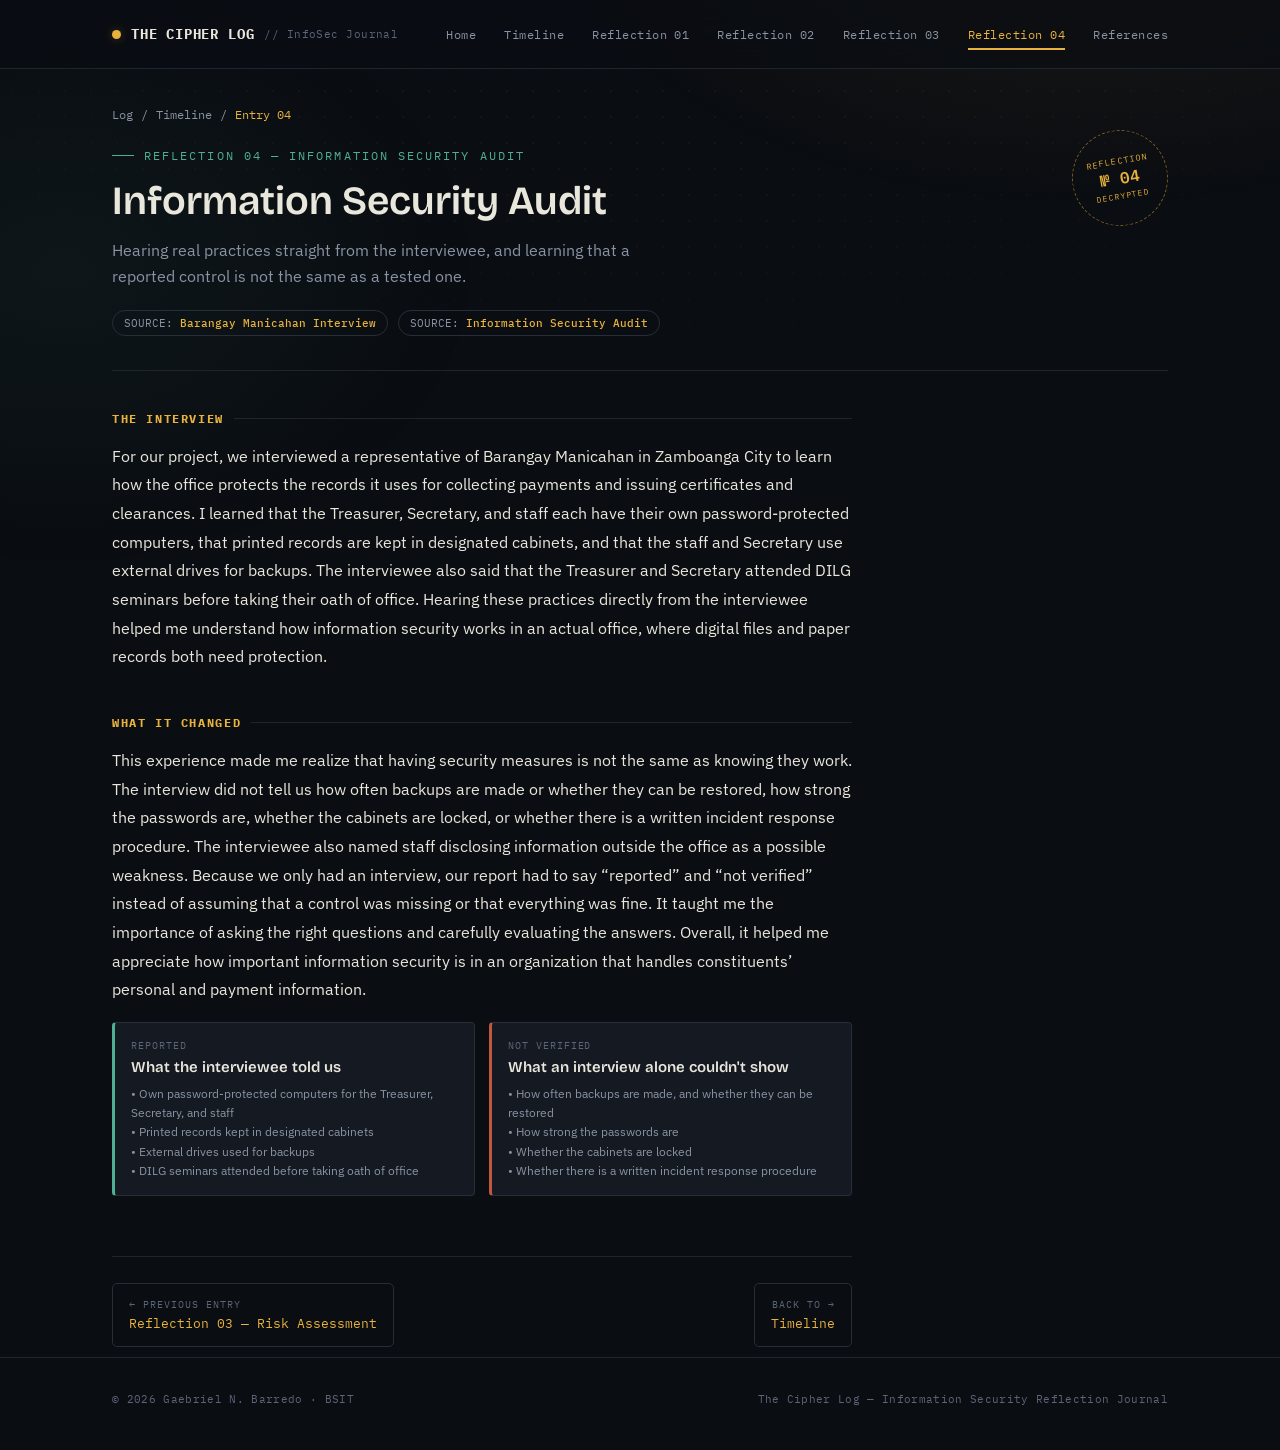
<file: reflection-4.html>
<!DOCTYPE html>
<html lang="en">
<head>
<meta charset="UTF-8">
<meta name="viewport" content="width=device-width, initial-scale=1.0">
<title>Reflection 04 — Information Security Audit | The Cipher Log</title>
<link rel="preconnect" href="https://fonts.googleapis.com">
<link href="https://fonts.googleapis.com/css2?family=Bricolage+Grotesque:opsz,wght@12..96,400;12..96,500;12..96,600;12..96,700&family=IBM+Plex+Mono:wght@400;500;600&family=IBM+Plex+Sans:wght@400;500;600&display=swap" rel="stylesheet">
<link rel="stylesheet" href="style.css">
</head>
<body>

<nav class="topnav">
  <div class="wrap">
    <a class="brand" href="index.html">
      <span class="dot"></span>
      <b>THE CIPHER LOG</b>
      <span>// InfoSec Journal</span>
    </a>
    <div class="navlinks">
      <a href="index.html">Home</a>
      <a href="index.html#timeline">Timeline</a>
      <a href="reflection-1.html">Reflection 01</a>
      <a href="reflection-2.html">Reflection 02</a>
      <a href="reflection-3.html">Reflection 03</a>
      <a href="reflection-4.html" class="on">Reflection 04</a>
      <a href="index.html#references">References</a>
    </div>
  </div>
</nav>

<div class="wrap">
  <div class="crumb"><a href="index.html">Log</a> <span>/</span> <a href="index.html#timeline">Timeline</a> <span>/</span> <span style="color:var(--cipher)">Entry 04</span></div>

  <div class="entry-head">
    <div class="stampbox"><div class="si"><span class="a">REFLECTION</span><span class="b">№ 04</span><span class="c">DECRYPTED</span></div></div>
    <div class="kicker">Reflection 04 — Information Security Audit</div>
    <h1>Information Security Audit</h1>
    <p class="dek">Hearing real practices straight from the interviewee, and learning that a reported control is not the same as a tested one.</p>
    <div class="meta">
      <span class="m">SOURCE: <b>Barangay Manicahan Interview</b></span>
      <span class="m">SOURCE: <b>Information Security Audit</b></span>
    </div>
  </div>

  <div class="entry-body">

    <div class="block">
      <h2>The Interview</h2>
      <p>For our project, we interviewed a representative of Barangay Manicahan in Zamboanga City to learn how the office protects the records it uses for collecting payments and issuing certificates and clearances. I learned that the Treasurer, Secretary, and staff each have their own password-protected computers, that printed records are kept in designated cabinets, and that the staff and Secretary use external drives for backups. The interviewee also said that the Treasurer and Secretary attended DILG seminars before taking their oath of office. Hearing these practices directly from the interviewee helped me understand how information security works in an actual office, where digital files and paper records both need protection.</p>
    </div>

    <div class="block">
      <h2>What It Changed</h2>
      <p>This experience made me realize that having security measures is not the same as knowing they work. The interview did not tell us how often backups are made or whether they can be restored, how strong the passwords are, whether the cabinets are locked, or whether there is a written incident response procedure. The interviewee also named staff disclosing information outside the office as a possible weakness. Because we only had an interview, our report had to say “reported” and “not verified” instead of assuming that a control was missing or that everything was fine. It taught me the importance of asking the right questions and carefully evaluating the answers. Overall, it helped me appreciate how important information security is in an organization that handles constituents’ personal and payment information.</p>

      <div class="grid3" style="grid-template-columns:1fr 1fr;">
        <div class="gcard">
          <div class="n">Reported</div>
          <h4>What the interviewee told us</h4>
          <div class="p">
            • Own password-protected computers for the Treasurer, Secretary, and staff<br>
            • Printed records kept in designated cabinets<br>
            • External drives used for backups<br>
            • DILG seminars attended before taking oath of office
          </div>
        </div>
        <div class="gcard" style="border-left-color:var(--alert);">
          <div class="n">Not verified</div>
          <h4>What an interview alone couldn't show</h4>
          <div class="p">
            • How often backups are made, and whether they can be restored<br>
            • How strong the passwords are<br>
            • Whether the cabinets are locked<br>
            • Whether there is a written incident response procedure
          </div>
        </div>
      </div>
    </div>

    <div class="entry-nav">
      <a class="prev" href="reflection-3.html">
        <span class="dir">← Previous Entry</span>
        <span class="ttl">Reflection 03 — Risk Assessment</span>
      </a>
      <a class="next" href="index.html#timeline">
        <span class="dir">Back to →</span>
        <span class="ttl">Timeline</span>
      </a>
    </div>
  </div>
</div>

<footer>
  <div class="wrap">
    <span>© 2026 Gaebriel N. Barredo · BSIT</span>
    <span>The Cipher Log — Information Security Reflection Journal</span>
  </div>
</footer>

</body>
</html>
</file>
<file: style.css>
/* ============ THE CIPHER LOG — shared styles ============ */

:root{
  --void:#0A0D12;
  --void-2:#10141B;
  --panel:#151A22;
  --panel-2:#1B212B;
  --line:#262E3A;
  --line-soft:#1E2530;
  --text:#E9E6DC;
  --dim:#8993A3;
  --dim-2:#5C6577;
  --cipher:#E8B23D;
  --cipher-soft:rgba(232,178,61,0.14);
  --cipher-dim:#7A5F22;
  --verdant:#4FAF95;
  --verdant-soft:rgba(79,175,149,0.14);
  --alert:#C1573D;
  --alert-soft:rgba(193,87,61,0.14);
  --paper:#EFE6CC;
  --paper-ink:#2A2313;
}

*{ box-sizing:border-box; }
html{ scroll-behavior:smooth; }
body{
  margin:0;
  background:var(--void);
  color:var(--text);
  font-family:'IBM Plex Sans', sans-serif;
  -webkit-font-smoothing:antialiased;
  overflow-x:hidden;
}
::selection{ background:var(--cipher); color:#1a1305; }
a{ color:inherit; text-decoration:none; }

/* faint hex/dot grid backdrop, everywhere */
body::before{
  content:"";
  position:fixed; inset:0;
  background-image:
    radial-gradient(rgba(232,178,61,0.05) 1px, transparent 1px);
  background-size:26px 26px;
  pointer-events:none;
  z-index:0;
  mask-image:radial-gradient(ellipse 90% 60% at 50% 0%, black 30%, transparent 85%);
}
body::after{
  content:"";
  position:fixed; inset:0;
  background:
    radial-gradient(ellipse 900px 500px at 85% -10%, rgba(232,178,61,0.08), transparent 60%),
    radial-gradient(ellipse 700px 500px at 5% 30%, rgba(79,175,149,0.06), transparent 60%);
  pointer-events:none;
  z-index:0;
}

.wrap{ position:relative; z-index:1; max-width:1120px; margin:0 auto; padding:0 32px; }

/* ---------------- NAV ---------------- */
.topnav{
  position:sticky; top:0; z-index:50;
  backdrop-filter:blur(14px);
  background:rgba(10,13,18,0.72);
  border-bottom:1px solid var(--line-soft);
}
.topnav .wrap{
  display:flex; align-items:center; justify-content:space-between;
  height:68px;
}
.brand{ display:flex; align-items:center; gap:10px; font-family:'IBM Plex Mono', monospace; }
.brand .dot{
  width:9px; height:9px; border-radius:50%;
  background:var(--cipher);
  box-shadow:0 0 10px 2px var(--cipher-soft);
}
.brand b{ font-size:13.5px; letter-spacing:.06em; color:var(--text); }
.brand span{ font-size:11px; color:var(--dim-2); letter-spacing:.04em; }

.navlinks{ display:flex; gap:28px; font-family:'IBM Plex Mono', monospace; font-size:12px; letter-spacing:.04em; }
.navlinks a{ color:var(--dim); position:relative; padding:6px 0; transition:color .15s ease; }
.navlinks a:hover, .navlinks a.on{ color:var(--cipher); }
.navlinks a.on::after{
  content:""; position:absolute; left:0; right:0; bottom:-2px; height:1.5px; background:var(--cipher);
}

/* ---------------- HERO ---------------- */
.hero{
  padding:88px 0 74px;
  display:grid;
  grid-template-columns:1.1fr .9fr;
  gap:40px;
  align-items:center;
}
.kicker{
  font-family:'IBM Plex Mono', monospace;
  font-size:11.5px; letter-spacing:.18em; text-transform:uppercase;
  color:var(--verdant);
  display:flex; align-items:center; gap:10px;
}
.kicker::before{ content:""; width:22px; height:1px; background:var(--verdant); display:inline-block; }

.hero h1{
  font-family:'Bricolage Grotesque', sans-serif;
  font-weight:600;
  font-size:52px;
  line-height:1.06;
  letter-spacing:-.01em;
  margin:20px 0 20px;
  max-width:560px;
}
.hero h1 em{ font-style:normal; color:var(--cipher); }
.hero p.lede{
  font-size:16px; line-height:1.75; color:var(--dim); max-width:480px; margin:0 0 30px;
}

.idrow{ display:flex; gap:34px; margin-bottom:34px; }
.idrow div{ font-family:'IBM Plex Mono', monospace; }
.idrow .k{ font-size:10px; letter-spacing:.14em; text-transform:uppercase; color:var(--dim-2); margin-bottom:5px; }
.idrow .v{ font-size:14px; color:var(--text); }

.cta-row{ display:flex; gap:14px; flex-wrap:wrap; }
.btn{
  font-family:'IBM Plex Mono', monospace;
  font-size:12.5px; letter-spacing:.03em;
  padding:13px 22px;
  border-radius:3px;
  display:inline-flex; align-items:center; gap:8px;
  transition:transform .15s ease, background .15s ease, border-color .15s ease;
  border:1px solid transparent;
}
.btn.primary{ background:var(--cipher); color:#1a1305; font-weight:600; }
.btn.primary:hover{ transform:translateY(-2px); }
.btn.ghost{ border-color:var(--line); color:var(--text); }
.btn.ghost:hover{ border-color:var(--cipher-dim); color:var(--cipher); transform:translateY(-2px); }

/* cipher wheel svg */
.wheel-holder{ display:flex; justify-content:center; align-items:center; position:relative; }
.wheel-holder svg{ width:100%; max-width:340px; height:auto; }
.ring-outer{ animation:spin 50s linear infinite; transform-origin:200px 200px; }
.ring-inner-ticks{ animation:spin-rev 70s linear infinite; transform-origin:200px 200px; }
@keyframes spin{ from{ transform:rotate(0deg); } to{ transform:rotate(360deg); } }
@keyframes spin-rev{ from{ transform:rotate(0deg); } to{ transform:rotate(-360deg); } }
.scan{
  animation:scan-move 3.6s ease-in-out infinite;
}
@keyframes scan-move{
  0%,100%{ opacity:.15; transform:translateY(-70px); }
  50%{ opacity:.65; transform:translateY(70px); }
}

/* ---------------- STAT STRIP ---------------- */
.stats{
  border-top:1px solid var(--line-soft);
  border-bottom:1px solid var(--line-soft);
  padding:26px 0;
  display:grid;
  grid-template-columns:repeat(3, 1fr);
}
.stats .stat{
  text-align:center;
  border-right:1px solid var(--line-soft);
  padding:6px 12px;
}
.stats .stat:last-child{ border-right:none; }
.stats .stat .num{
  font-family:'Bricolage Grotesque', sans-serif;
  font-size:32px; font-weight:600; color:var(--cipher);
}
.stats .stat .lbl{
  font-family:'IBM Plex Mono', monospace; font-size:10.5px; letter-spacing:.12em; text-transform:uppercase; color:var(--dim); margin-top:4px;
}

/* ---------------- SECTION HEADS ---------------- */
.section{ padding:90px 0; }
.section-head{ margin-bottom:44px; max-width:600px; }
.section-head .kicker{ margin-bottom:14px; }
.section-head h2{
  font-family:'Bricolage Grotesque', sans-serif;
  font-weight:600;
  font-size:34px;
  line-height:1.15;
  margin:0 0 12px;
}
.section-head p{ color:var(--dim); font-size:15px; line-height:1.7; margin:0; }

/* ---------------- TIMELINE ---------------- */
.timeline{ position:relative; padding-left:38px; }
.timeline::before{
  content:""; position:absolute; left:11px; top:6px; bottom:6px; width:1.5px;
  background:repeating-linear-gradient(to bottom, var(--line) 0 6px, transparent 6px 12px);
}
.tl-item{ position:relative; padding-bottom:34px; }
.tl-item:last-child{ padding-bottom:0; }
.tl-node{
  position:absolute; left:-38px; top:4px;
  width:24px; height:24px; border-radius:50%;
  display:flex; align-items:center; justify-content:center;
  background:var(--void-2);
  border:1.5px solid var(--line);
  font-family:'IBM Plex Mono', monospace; font-size:10px; color:var(--dim-2);
}
.tl-item.done .tl-node{
  border-color:var(--cipher); color:var(--cipher);
  box-shadow:0 0 0 4px var(--cipher-soft);
}
.tl-card{
  background:var(--panel);
  border:1px solid var(--line);
  border-radius:6px;
  padding:22px 26px;
  transition:border-color .15s ease, transform .15s ease;
}
.tl-item.done .tl-card:hover{ border-color:var(--cipher-dim); transform:translateX(3px); }
.tl-item.locked .tl-card{ opacity:.55; }

.tl-top{ display:flex; align-items:center; justify-content:space-between; margin-bottom:8px; }
.tl-eyebrow{ font-family:'IBM Plex Mono', monospace; font-size:10.5px; letter-spacing:.1em; color:var(--dim-2); text-transform:uppercase; }
.badge{
  font-family:'IBM Plex Mono', monospace; font-size:9.5px; letter-spacing:.08em; text-transform:uppercase;
  padding:3px 9px; border-radius:20px; border:1px solid;
}
.badge.live{ color:var(--verdant); border-color:rgba(79,175,149,.4); background:var(--verdant-soft); }
.badge.locked{ color:var(--dim-2); border-color:var(--line); background:transparent; }

.tl-card h3{ font-family:'Bricolage Grotesque', sans-serif; font-size:19px; font-weight:600; margin:2px 0 8px; }
.tl-card p{ font-size:13.5px; color:var(--dim); line-height:1.65; margin:0 0 14px; max-width:560px; }
.tl-link{
  font-family:'IBM Plex Mono', monospace; font-size:12px; color:var(--cipher);
  display:inline-flex; align-items:center; gap:6px;
}
.tl-link:hover{ text-decoration:underline; }

/* ---------------- REFERENCES ---------------- */
.refs{ counter-reset:refnum; }
.ref{
  counter-increment:refnum;
  display:grid;
  grid-template-columns:34px 1fr;
  gap:16px;
  padding:18px 0;
  border-top:1px solid var(--line-soft);
}
.refs .ref:first-child{ border-top:none; }
.ref::before{
  content:counter(refnum, decimal-leading-zero);
  font-family:'IBM Plex Mono', monospace;
  font-size:12px; color:var(--cipher); padding-top:2px;
}
.ref .cite{ font-size:14px; line-height:1.7; color:var(--text); }
.ref .cite a{ color:var(--cipher); border-bottom:1px dotted var(--cipher-dim); word-break:break-word; }
.ref .used{
  margin-top:6px; font-family:'IBM Plex Mono', monospace; font-size:11px; color:var(--dim-2);
}
.ref .used b{ color:var(--verdant); font-weight:500; }

/* ---------------- FOOTER ---------------- */
footer{
  border-top:1px solid var(--line-soft);
  padding:34px 0 44px;
}
footer .wrap{
  display:flex; justify-content:space-between; align-items:center; flex-wrap:wrap; gap:12px;
  font-family:'IBM Plex Mono', monospace; font-size:11px; color:var(--dim-2); letter-spacing:.03em;
}

/* ============ REFLECTION PAGE ============ */
.crumb{
  font-family:'IBM Plex Mono', monospace; font-size:12px; color:var(--dim);
  display:flex; align-items:center; gap:8px; padding-top:38px;
}
.crumb a:hover{ color:var(--cipher); }

.entry-head{
  position:relative;
  padding:26px 0 34px;
  margin-bottom:40px;
  border-bottom:1px solid var(--line-soft);
}
.stampbox{
  position:absolute; top:8px; right:0;
  width:96px; height:96px;
  border:1.5px dashed var(--cipher-dim);
  border-radius:50%;
  display:flex; align-items:center; justify-content:center;
  transform:rotate(-10deg);
}
.stampbox .si{ text-align:center; font-family:'IBM Plex Mono', monospace; color:var(--cipher); line-height:1.3; }
.stampbox .si .a{ font-size:8.5px; letter-spacing:.14em; display:block; }
.stampbox .si .b{ font-size:16px; font-weight:600; display:block; margin:2px 0; }
.stampbox .si .c{ font-size:8px; letter-spacing:.12em; display:block; }

.entry-head h1{
  font-family:'Bricolage Grotesque', sans-serif;
  font-weight:600; font-size:40px; line-height:1.1;
  margin:16px 0 14px; max-width:640px;
}
.entry-head .dek{ color:var(--dim); font-size:15.5px; line-height:1.7; max-width:560px; margin:0 0 20px; }
.meta{ display:flex; gap:10px; flex-wrap:wrap; font-family:'IBM Plex Mono', monospace; font-size:10.5px; }
.meta .m{
  padding:5px 11px; border:1px solid var(--line); border-radius:20px; color:var(--dim);
}
.meta .m b{ color:var(--cipher); font-weight:500; }

.entry-body{ max-width:740px; }
.block{ margin-bottom:44px; }
.block h2{
  font-family:'IBM Plex Mono', monospace; font-size:11.5px; letter-spacing:.14em; text-transform:uppercase;
  color:var(--cipher); margin:0 0 16px; display:flex; align-items:center; gap:10px;
}
.block h2::after{ content:""; flex:1; height:1px; background:var(--line-soft); }
.block p{ font-size:15.5px; line-height:1.85; margin:0 0 17px; color:var(--text); }
.block p:last-child{ margin-bottom:0; }
.block strong{ color:#F6EFD9; font-weight:600; }
.block em{ color:var(--text); }

.tagline{ display:flex; gap:14px; margin:20px 0; align-items:flex-start; }
.tag{
  flex:0 0 auto; font-family:'IBM Plex Mono', monospace; font-size:9.5px; letter-spacing:.08em; text-transform:uppercase;
  padding:4px 10px; border-radius:3px; margin-top:2px; white-space:nowrap; border:1px solid;
}
.tag.insight{ color:var(--verdant); border-color:rgba(79,175,149,.4); background:var(--verdant-soft); }
.tag.read{ color:var(--cipher); border-color:rgba(232,178,61,.4); background:var(--cipher-soft); }
.tag.snag{ color:var(--alert); border-color:rgba(193,87,61,.4); background:var(--alert-soft); }

.grid3{ display:grid; grid-template-columns:1fr 1fr 1fr; gap:14px; margin-top:18px; }
.gcard{
  background:var(--panel); border:1px solid var(--line); border-left:3px solid var(--verdant);
  border-radius:4px; padding:16px 16px 15px;
}
.gcard .n{ font-family:'IBM Plex Mono', monospace; font-size:9.5px; color:var(--dim-2); letter-spacing:.1em; text-transform:uppercase; }
.gcard h4{ font-family:'Bricolage Grotesque', sans-serif; font-size:15px; margin:6px 0 8px; font-weight:600; }
.gcard .p{ font-size:12px; color:var(--dim); line-height:1.6; }

.chips{ display:flex; flex-wrap:wrap; gap:8px; margin-top:16px; }
.chip{
  font-family:'IBM Plex Mono', monospace; font-size:11px; padding:6px 11px; border-radius:20px;
  border:1px solid var(--line); color:var(--dim); background:var(--panel);
}
.chip.hit{ color:var(--paper); background:var(--alert); border-color:var(--alert); }

.pq{
  background:var(--paper); color:var(--paper-ink); border-radius:3px; padding:20px 24px; margin:22px 0;
  font-family:'Bricolage Grotesque', sans-serif; font-style:italic; font-size:16.5px; line-height:1.6;
  position:relative; box-shadow:0 14px 26px -14px rgba(0,0,0,.55);
}
.pq::before{ content:""; position:absolute; left:0; top:8px; bottom:8px; width:3px; background:var(--alert); }
.pq cite{ display:block; font-style:normal; font-family:'IBM Plex Mono', monospace; font-size:10.5px; letter-spacing:.07em; text-transform:uppercase; color:#6b5a33; margin-top:10px; }

.entry-nav{
  display:flex; justify-content:space-between; gap:16px; margin:60px 0 10px; padding-top:26px; border-top:1px solid var(--line-soft);
  font-family:'IBM Plex Mono', monospace;
}
.entry-nav a{
  display:flex; flex-direction:column; gap:4px; max-width:46%;
  padding:14px 16px; border:1px solid var(--line); border-radius:5px; transition:border-color .15s ease;
}
.entry-nav a:hover{ border-color:var(--cipher-dim); }
.entry-nav a.next{ text-align:right; margin-left:auto; align-items:flex-end; }
.entry-nav .dir{ font-size:10px; color:var(--dim-2); letter-spacing:.1em; text-transform:uppercase; }
.entry-nav .ttl{ font-size:13px; color:var(--cipher); }

@media (max-width: 880px){
  .hero{ grid-template-columns:1fr; }
  .wheel-holder{ order:-1; }
  .hero h1{ font-size:38px; }
  .stats{ grid-template-columns:1fr; }
  .stats .stat{ border-right:none; border-bottom:1px solid var(--line-soft); padding:16px 0; }
  .stats .stat:last-child{ border-bottom:none; }
  .navlinks{ display:none; }
  .grid3{ grid-template-columns:1fr; }
  .entry-head h1{ font-size:30px; }
  .stampbox{ display:none; }
  .ref{ grid-template-columns:24px 1fr; }
  .entry-nav{ flex-direction:column; }
  .entry-nav a{ max-width:100%; }
}
</file>
